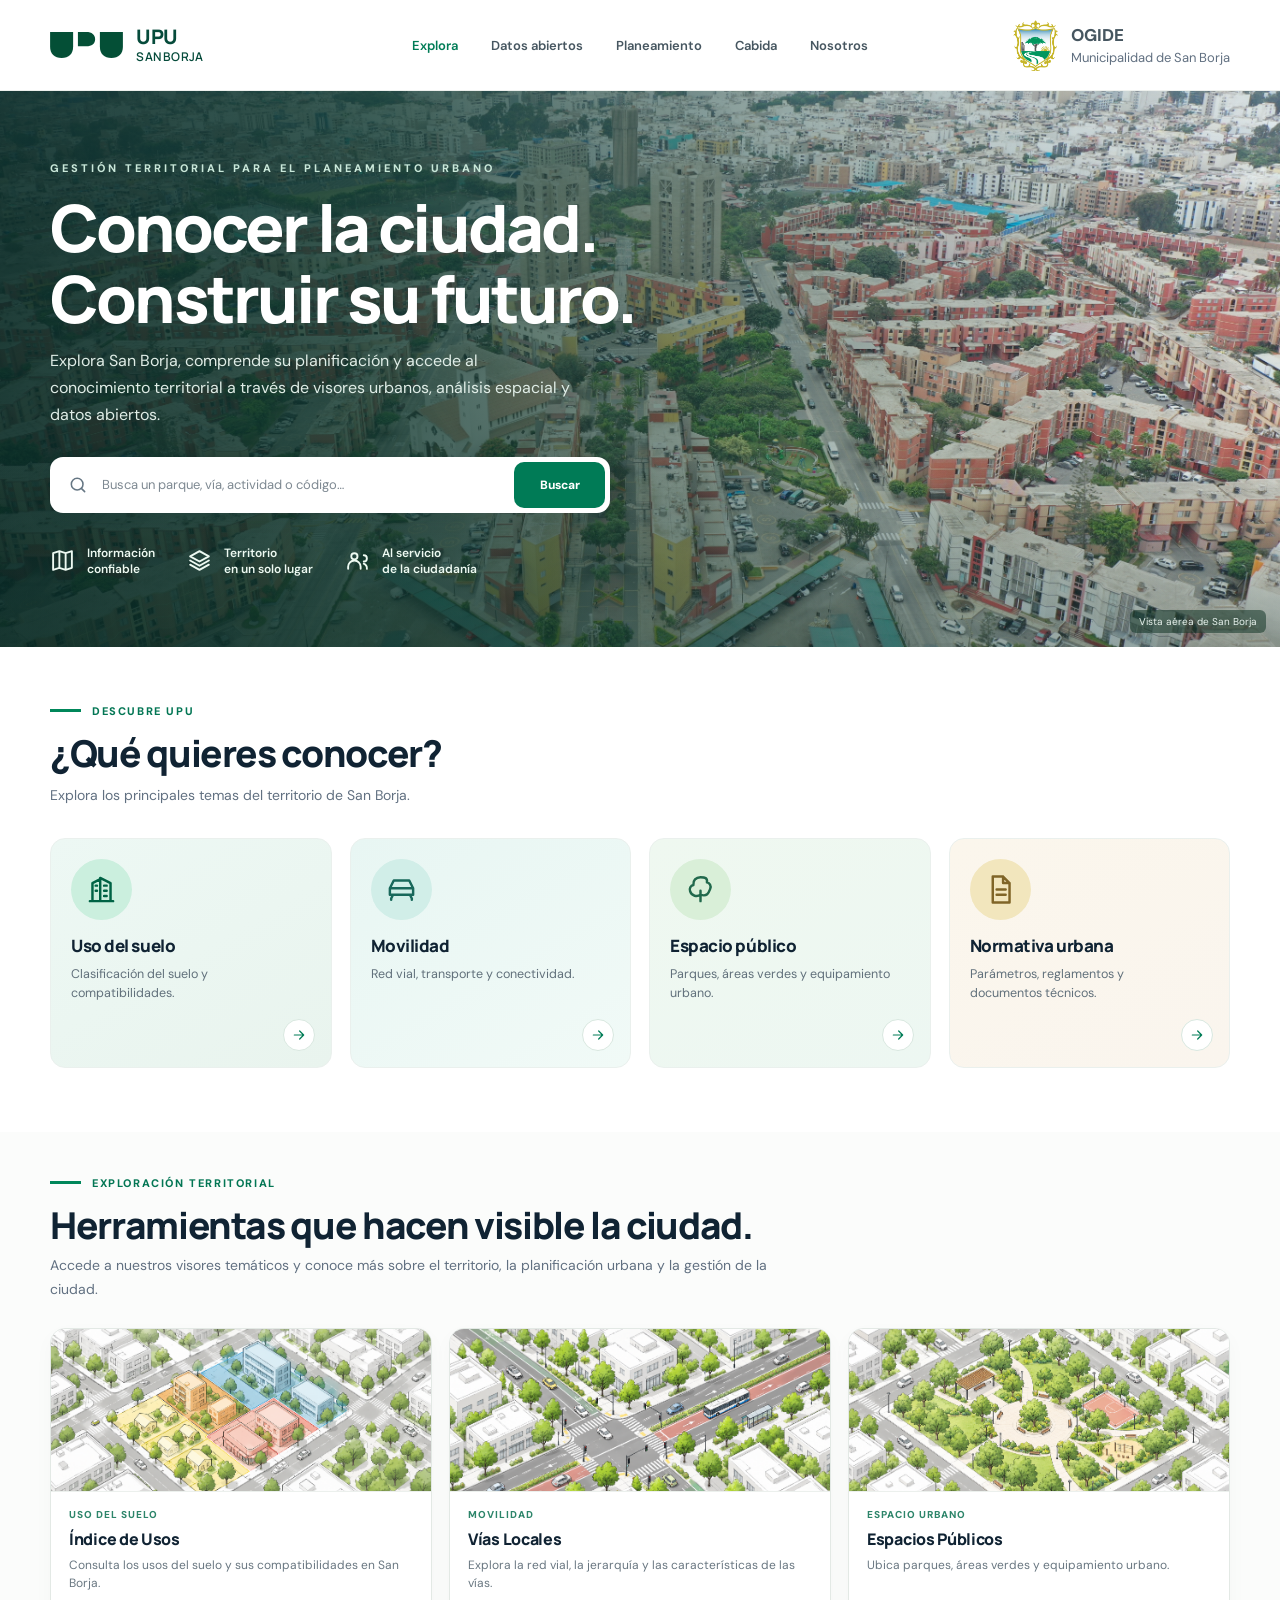
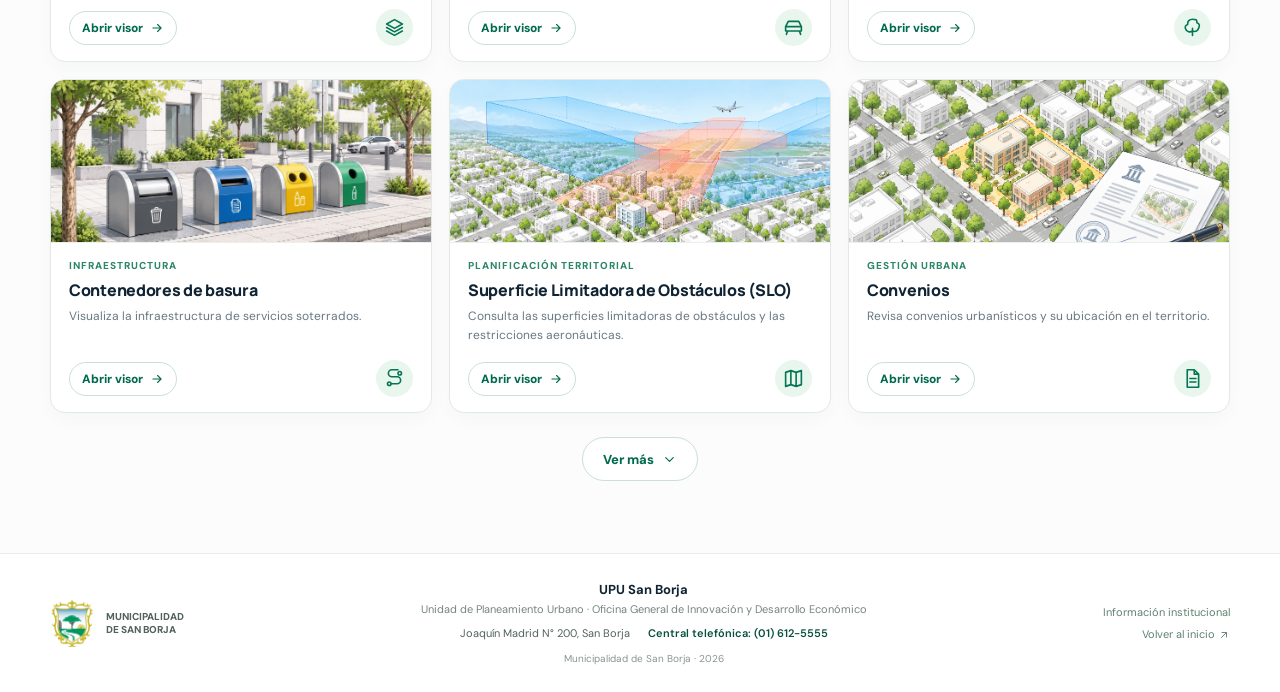
<file: index.html>
<!doctype html>
<html lang="es">

<head>
  <meta charset="utf-8">
  <meta name="viewport" content="width=device-width, initial-scale=1">
  <meta name="theme-color" content="#ffffff">
  <meta name="description"
    content="UPU San Borja. Explora el territorio a través de visores geográficos, datos y herramientas de planeamiento urbano.">
  <title>UPU San Borja | Planeamiento Urbano</title>
  <link rel="icon" type="image/svg+xml" href="assets/favicon.svg?v=2">
  <link rel="preconnect" href="https://fonts.googleapis.com">
  <link rel="preconnect" href="https://fonts.gstatic.com" crossorigin>
  <link
    href="https://fonts.googleapis.com/css2?family=DM+Sans:wght@400;500;600;700;800&family=Manrope:wght@400;500;600;700;800&display=swap"
    rel="stylesheet">
  <link rel="stylesheet" href="styles.css">
  <script defer src="app.js"></script>
</head>

<body>
  <!-- Iconos SVG propios, independientes de bibliotecas externas -->
  <svg class="svg-sprite" xmlns="http://www.w3.org/2000/svg" aria-hidden="true" focusable="false">
    <symbol id="i-search" viewBox="0 0 24 24">
      <circle cx="11" cy="11" r="7" />
      <path d="m20 20-4-4" />
    </symbol>
    <symbol id="i-arrow" viewBox="0 0 24 24">
      <path d="M5 12h14m-6-6 6 6-6 6" />
    </symbol>
    <symbol id="i-arrow-up" viewBox="0 0 24 24">
      <path d="M7 17 17 7M8 7h9v9" />
    </symbol>
    <symbol id="i-chevron" viewBox="0 0 24 24">
      <path d="m9 18 6-6-6-6" />
    </symbol>
    <symbol id="i-back" viewBox="0 0 24 24">
      <path d="M19 12H5m6-6-6 6 6 6" />
    </symbol>
    <symbol id="i-menu" viewBox="0 0 24 24">
      <path d="M4 7h16M4 12h16M4 17h16" />
    </symbol>
    <symbol id="i-close" viewBox="0 0 24 24">
      <path d="m6 6 12 12M18 6 6 18" />
    </symbol>
    <symbol id="i-cabida" viewBox="0 0 24 24">
      <path d="m12 3 8 4.5v9L12 21l-8-4.5v-9L12 3Z M4 7.5l8 4.5 8-4.5 M12 12v9 M8 5.25l8 4.5 M8 14v3 M16 14v3" />
    </symbol>
    <symbol id="i-building" viewBox="0 0 24 24">
      <path d="M3 21h18M5 21V7l6-3v17M11 21V3l8 4v14M7.5 9h1M7.5 13h1M14 9h2M14 13h2M14 17h2" />
    </symbol>
    <symbol id="i-car" viewBox="0 0 24 24">
      <path d="m5 17-1 2v1m15-3 1 2v1M5 16H3v-5l3-6h12l3 6v5h-2M5 16h14M3 11h18M6 16h2m8 0h2" />
    </symbol>
    <symbol id="i-tree" viewBox="0 0 24 24">
      <path
        d="M12 21v-8m0 3c-2.5 2-7 1-8-2.5-1-2.5.5-4.5 2.5-5-.5-3.5 2-6 5.5-6S17.5 3 17 6.5c2 .5 3.5 2.5 2.5 5S17.5 18 12 16Z" />
    </symbol>
    <symbol id="i-file" viewBox="0 0 24 24">
      <path d="M6 2h8l5 5v15H6zM14 2v5h5M9 12h7M9 16h7" />
    </symbol>
    <symbol id="i-layers" viewBox="0 0 24 24">
      <path d="m12 3 9 5-9 5-9-5 9-5Zm-9 9 9 5 9-5M3 16l9 5 9-5" />
    </symbol>
    <symbol id="i-map" viewBox="0 0 24 24">
      <path d="m3 5 6-2 6 2 6-2v16l-6 2-6-2-6 2V5ZM9 3v16M15 5v16" />
    </symbol>
    <symbol id="i-users" viewBox="0 0 24 24">
      <circle cx="9" cy="8" r="3" />
      <path d="M3 20v-2a6 6 0 0 1 12 0v2m3-13a3 3 0 0 1 0 6m0 2a5 5 0 0 1 3 5" />
    </symbol>
    <symbol id="i-route" viewBox="0 0 24 24">
      <circle cx="6" cy="18" r="2" />
      <circle cx="18" cy="6" r="2" />
      <path d="M8 18h7a4 4 0 0 0 0-8H9a4 4 0 0 1 0-8h7" />
    </symbol>
    <symbol id="i-shield" viewBox="0 0 24 24">
      <path d="M12 22s8-4 8-11V5l-8-3-8 3v6c0 7 8 11 8 11Zm-4-11 3 3 5-5" />
    </symbol>
    <symbol id="i-database" viewBox="0 0 24 24">
      <ellipse cx="12" cy="5" rx="9" ry="3" />
      <path d="M3 5v14c0 4 18 4 18 0V5M3 12c0 4 18 4 18 0" />
    </symbol>
    <symbol id="i-grid" viewBox="0 0 24 24">
      <rect x="3" y="3" width="7" height="7" rx="1" />
      <rect x="14" y="3" width="7" height="7" rx="1" />
      <rect x="3" y="14" width="7" height="7" rx="1" />
      <rect x="14" y="14" width="7" height="7" rx="1" />
    </symbol>
    <symbol id="i-info" viewBox="0 0 24 24">
      <circle cx="12" cy="12" r="9" />
      <path d="M12 11v6M12 7h.01" />
    </symbol>
    <symbol id="i-clock" viewBox="0 0 24 24">
      <circle cx="12" cy="12" r="9" />
      <path d="M12 7v5l3 2" />
    </symbol>
    <symbol id="i-check" viewBox="0 0 24 24">
      <path d="m4 12 5 5L20 6" />
    </symbol>
  </svg>

  <div class="intro" id="intro" aria-label="Presentación de UPU San Borja">
    <div class="intro__content">
      <div class="intro__halo"><img src="assets/upu-logo.svg" alt="UPU" width="287" height="106"></div>
      <div class="intro__progress"></div>
    </div>
  </div>

  <header class="site-header" id="siteHeader">
    <div class="container header-inner">
      <a class="brand" href="#inicio" data-home aria-label="UPU San Borja, ir al inicio">
        <span class="brand-mark" aria-hidden="true"><img src="assets/upu-logo.svg" alt="" width="287"
            height="106"></span>
        <span class="brand-copy"><strong>UPU</strong><small>SAN BORJA</small></span>
      </a>
      <nav class="desktop-nav" aria-label="Navegación principal">
        <a href="#inicio" data-explore>Explora</a>
        <a href="#datos-abiertos">Datos abiertos</a>
        <a href="#planeamiento">Planeamiento</a>
        <a href="#categoria/cabida" data-open-predial>Cabida</a>
        <a href="#nosotros">Nosotros</a>
      </nav>
      <div class="header-right">
        <a href="#nosotros" class="institutional-brand"
          aria-label="Oficina General de Innovación y Desarrollo Económico de la Municipalidad de San Borja">
          <img src="assets/escudo-san-borja.png" alt="Escudo de San Borja">
          <span><strong>OGIDE</strong><small>Municipalidad de San Borja</small></span>
        </a>
        <button class="hamburger" type="button" id="menuToggle" aria-expanded="false" aria-controls="mobileNav"
          aria-label="Abrir menú">
          <svg class="icon">
            <use href="#i-menu" />
          </svg>
        </button>
      </div>
    </div>
  </header>

  <div class="mobile-nav" id="mobileNav" hidden>
    <div class="container mobile-nav__inner">
      <a href="#inicio" data-explore>Explora <svg class="icon">
          <use href="#i-chevron" />
        </svg></a>
      <a href="#datos-abiertos">Datos abiertos <svg class="icon">
          <use href="#i-chevron" />
        </svg></a>
      <a href="#planeamiento">Planeamiento <svg class="icon">
          <use href="#i-chevron" />
        </svg></a>
      <a href="#categoria/cabida" data-open-predial>Cabida <svg class="icon">
          <use href="#i-chevron" />
        </svg></a>
      <a href="#nosotros">Nosotros <svg class="icon">
          <use href="#i-chevron" />
        </svg></a>
      <div class="mobile-nav__institution"><img src="assets/escudo-san-borja.png" alt=""><span>OGIDE<br>Municipalidad de
          San Borja</span></div>
    </div>
  </div>

  <main id="mainContent" tabindex="-1">
    <!-- app.js representa página principal, categorías y resultados de búsqueda -->
  </main>

  <footer class="site-footer">
    <div class="container footer-inner">
      <a href="#inicio" data-home class="footer-municipality"><img src="assets/escudo-san-borja.png"
          alt="Escudo de la Municipalidad de San Borja"><span>MUNICIPALIDAD<br>DE SAN BORJA</span></a>
      <div class="footer-copy"><strong>UPU San Borja</strong><span>Unidad de Planeamiento Urbano · Oficina General de
          Innovación y Desarrollo Económico</span>
        <address class="footer-contact" aria-label="Contacto de la Municipalidad de San Borja">
          <span>Joaquín Madrid N° 200, San Borja</span>
          <a href="tel:+5116125555">Central telefónica: (01) 612-5555</a>
        </address>
        <small>Municipalidad de San Borja · 2026</small>
      </div>
      <div class="footer-links"><a href="#nosotros">Información institucional</a><a href="#inicio" data-home>Volver al
          inicio <svg class="icon">
            <use href="#i-arrow-up" />
          </svg></a></div>
    </div>
  </footer>
</body>

</html>
</file>
<file: styles.css>
:root {
    --forest: #064e3b;
    --green: #007c56;
    --green-deep: #053f34;
    --green-soft: #eaf5ef;
    --text: #102333;
    --muted: #617081;
    --border: #e3e9e7;
    --paper: #fff;
    --subtle: #f7faf9;
    --shadow: 0 14px 34px rgba(16, 59, 49, .065);
    --radius: 17px;
    --page: 1180px
}

* {
    box-sizing: border-box
}

html {
    scroll-behavior: smooth;
    scroll-padding-top: 95px
}

body {
    margin: 0;
    color: var(--text);
    font-family: "DM Sans", Arial, Helvetica, sans-serif;
    -webkit-font-smoothing: antialiased;
    background: var(--paper)
}

body.menu-open {
    overflow: hidden
}

button,
input,
a {
    font: inherit
}

a {
    color: inherit;
    text-decoration: none
}

button {
    cursor: pointer
}

button:disabled {
    cursor: not-allowed
}

img {
    max-width: 100%;
    display: block
}

.container {
    width: min(var(--page), calc(100% - 64px));
    margin-inline: auto
}

.icon {
    width: 20px;
    height: 20px;
    stroke: currentColor;
    stroke-width: 1.85;
    fill: none;
    stroke-linecap: round;
    stroke-linejoin: round;
    flex-shrink: 0
}

.svg-sprite {
    position: absolute;
    width: 0;
    height: 0;
    overflow: hidden;
    pointer-events: none
}

a:focus-visible,
button:focus-visible,
input:focus-visible {
    outline: 3px solid #5ebfa5;
    outline-offset: 3px
}

.site-header {
    position: relative;
    z-index: 40;
    height: 91px;
    background: white;
    border-bottom: 1px solid #edf0ed
}

.header-inner {
    height: 100%;
    display: grid;
    grid-template-columns: 1fr auto 1fr;
    align-items: center;
    gap: 34px
}

.brand {
    display: inline-flex;
    align-items: center;
    gap: 13px;
    white-space: nowrap;
    min-width: 0;
    width: max-content
}

.brand-mark {
    width: max-content;
    height: 27px;
    flex-shrink: 0;
    display: grid;
    place-items: center;
    color: #fff;
    font-family: Manrope, sans-serif;
    font-weight: 800;
    font-size: 30px;
    line-height: 1
}

.brand-mark img {
    width: auto;
    height: 100%;
    object-fit: contain;
    filter: brightness(0) saturate(100%) invert(23%) sepia(32%) saturate(1289%) hue-rotate(112deg) brightness(91%) contrast(97%)
}

.brand-copy {
    display: flex;
    flex-direction: column;
    gap: 4px;
    line-height: 1
}

.brand-copy strong {
    font-family: Manrope, sans-serif;
    font-size: 20px;
    font-weight: 800;
    color: #064b3b;
    letter-spacing: -.7px
}

.brand-copy small {
    font-family: Manrope, sans-serif;
    font-size: 12px;
    font-weight: 600;
    letter-spacing: .2px;
    color: #064b3b
}

.planning-intro {
    display: flex;
    align-items: center;
    justify-content: space-between;
    gap: 20px;
    margin: 14px 0 30px;
}

.planning-intro h2 {
    margin: 10px 0;
    font: 800 clamp(24px, 3vw, 32px)/1.2 Manrope, sans-serif;
    color: #123f33;
    letter-spacing: -.7px;
}

.planning-intro p {
    margin: 0;
    color: #60726d;
    font-size: 14px;
    line-height: 1.6;
}

.planning-summary {
    padding: 10px 16px;
    border-radius: 30px;
    background: #eaf3ed;
    color: #30604d;
    font-size: 12px;
    white-space: nowrap;
}

.planning-grid {
    display: grid;
    grid-template-columns: repeat(3, minmax(0, 1fr));
    gap: 24px;
    align-items: start;
}

.planning-group {
    --planning-accent: #09654f;
    --planning-tint: #e9f4ef;
    min-width: 0;
}

.planning-group--1 {
    --planning-accent: #365d78;
    --planning-tint: #edf3f8;
}

.planning-group--2 {
    --planning-accent: #84632c;
    --planning-tint: #f8f2e6;
}

.planning-group__heading {
    display: flex;
    align-items: center;
    gap: 10px;
    width: 100%;
    padding: 16px 12px;
    margin-bottom: 14px;
    border: 0;
    border-top: 3px solid var(--planning-accent);
    background: var(--planning-tint);
    border-radius: 12px;
    color: inherit;
    font: inherit;
    text-align: left;
}

.planning-group__heading:disabled {
    opacity: 1;
}

.planning-group__icon {
    display: grid;
    place-items: center;
    flex: 0 0 32px;
    color: var(--planning-accent);
}

.planning-group__icon .icon {
    width: 25px;
    height: 25px;
}

.planning-group__heading-copy {
    display: block;
    min-width: 0;
}

.planning-group__title {
    display: block;
    margin: 0 0 4px;
    font: 800 18px/1.2 Manrope, sans-serif;
    color: #193e35;
}

.planning-group__scope {
    display: block;
    font-size: 11px;
    line-height: 1.4;
    color: #60726d;
}

.planning-count {
    margin-left: auto;
    font-size: 12px;
    font-weight: 700;
    color: var(--planning-accent);
}

.planning-documents {
    display: grid;
    gap: 10px;
}

.planning-documents[hidden] {
    display: none;
}

.planning-document {
    min-height: 158px;
    padding: 16px 18px;
    background: #fff;
    border: 1px solid #dce7df;
    border-radius: 12px;
}

.planning-document__type {
    display: block;
    color: var(--planning-accent);
    font-size: 10px;
    font-weight: 700;
    letter-spacing: .03em;
    line-height: 1.6;
}

.planning-document h4 {
    margin: 7px 0 6px;
    font: 800 15px/1.35 Manrope, sans-serif;
    color: #193e35;
}

.planning-document__open {
    display: flex;
    align-items: center;
    justify-content: space-between;
    gap: 12px;
    min-height: 42px;
    color: inherit;
}

.planning-document__open>.icon {
    flex: 0 0 28px;
    width: 28px;
    height: 28px;
    padding: 6px;
    border-radius: 50%;
    background: var(--planning-tint);
    color: var(--planning-accent);
}

.planning-document__open:hover {
    color: var(--planning-accent);
    text-decoration: underline;
    text-underline-offset: 3px;
}

.planning-document p {
    margin: 8px 0 0;
    font-size: 13px;
    line-height: 1.65;
    color: #60726d;
}

.planning-document__source {
    display: block;
    font-size: 11px;
    line-height: 1.5;
    color: #677a70;
}

.planning-document__details {
    margin-top: 8px;
}

.planning-document__details summary {
    width: fit-content;
    padding: 4px 0;
    color: var(--planning-accent);
    font-size: 11px;
    font-weight: 600;
    cursor: pointer;
}

.planning-document__details summary:focus-visible {
    outline: 2px solid var(--planning-accent);
    outline-offset: 3px;
    border-radius: 3px;
}

.planning-document__links {
    display: grid;
    gap: 6px;
    padding-top: 4px;
    margin-top: 2px;
}

.planning-document__links a {
    display: inline-flex;
    align-items: center;
    justify-content: space-between;
    gap: 8px;
    color: var(--planning-accent);
    font-size: 12px;
    font-weight: 700;
    min-height: 32px;
}

.planning-document__links .icon {
    width: 15px;
    height: 15px;
    flex-shrink: 0;
}

.planning-document__links a:hover {
    text-decoration: underline;
    text-underline-offset: 4px;
}

.planning-document__extra {
    font-weight: 500 !important;
}

.planning-sr {
    position: absolute;
    width: 1px;
    height: 1px;
    padding: 0;
    margin: -1px;
    overflow: hidden;
    clip-path: inset(50%);
    white-space: nowrap;
}

@media(max-width:1050px) {
    .planning-grid {
        gap: 14px;
    }

    .planning-document {
        padding: 17px;
    }
}

@media(min-width:851px) {
    .planning-documents {
        grid-auto-rows: minmax(190px, auto);
    }
}

@media(max-width:850px) {
    .planning-grid {
        grid-template-columns: 1fr;
        gap: 26px;
    }

    .planning-documents {
        grid-template-columns: repeat(2, minmax(0, 1fr));
        align-items: start;
    }

    .planning-intro {
        align-items: flex-start;
    }
}

@media(max-width:600px) {
    .planning-intro {
        flex-direction: column;
        gap: 14px;
    }

    .planning-group__heading {
        cursor: pointer;
        margin-bottom: 10px;
        padding: 14px 12px;
    }

    .planning-group__heading:focus-visible {
        outline: 2px solid var(--planning-accent);
        outline-offset: 3px;
    }

    .planning-group__heading:disabled {
        cursor: default;
    }

    .planning-group__title {
        font-size: 16px;
    }

    .planning-group__chevron {
        display: grid;
        place-items: center;
        width: 26px;
        height: 26px;
        margin-left: 8px;
        border-radius: 50%;
        background: #fff9;
        color: var(--planning-accent);
        transition: transform .2s;
    }

    .planning-group__chevron .icon {
        width: 16px;
        height: 16px;
        transform: rotate(90deg);
    }

    .planning-group__heading[aria-expanded="true"] .planning-group__chevron {
        transform: rotate(180deg);
    }

    .planning-documents {
        grid-template-columns: 1fr;
    }

    .planning-document {
        padding: 14px 18px;
        min-height: 0;
    }

    .planning-document__links a,
    .planning-document__details summary {
        min-height: 44px;
        display: flex;
        align-items: center;
    }

    .planning-document__details summary::before {
        content: '+';
        margin-right: 8px;
    }

    .planning-document__details[open] summary::before {
        content: '−';
    }
}

@media(min-width:601px) {
    .planning-group__chevron {
        display: none;
    }
}

.about-intro,
.about-mission p {
    margin: 0;
    color: #60726d;
    font-size: 14px;
    line-height: 1.85;
}

.about-mission {
    margin-top: 30px;
    padding: clamp(20px, 3vw, 28px);
    border: 1px solid #e2eae5;
    border-radius: 18px;
    background: #f5f8f6;
}

.about-mission h3 {
    margin: 0 0 10px;
    color: #193e35;
    font: 800 17px/1.4 Manrope, sans-serif;
}

.desktop-nav {
    display: flex;
    align-items: center;
    gap: 33px
}

.desktop-nav a {
    font-size: 13px;
    color: #465660;
    font-weight: 600;
    transition: color .2s;
    white-space: nowrap
}

.desktop-nav a:hover,
.desktop-nav a.is-active {
    color: var(--green)
}

.header-right {
    justify-self: end;
    display: flex;
    align-items: center;
    gap: 13px
}

.institutional-brand {
    display: flex;
    align-items: center;
    gap: 12px
}

.institutional-brand img {
    width: 47px;
    height: 64px;
    object-fit: contain;
    flex-shrink: 0
}

.institutional-brand span {
    display: flex;
    flex-direction: column;
    gap: 4px
}

.institutional-brand strong {
    font-size: 17px;
    font-weight: 800;
    color: #465660
}

.institutional-brand small {
    font-size: 13px;
    line-height: 1.3;
    color: #617081;
    max-width: 170px
}

.hamburger {
    display: none;
    align-items: center;
    justify-content: center;
    width: 42px;
    height: 42px;
    border: 1px solid var(--border);
    border-radius: 11px;
    color: #0c4f3d;
    background: white
}

.hamburger .icon {
    width: 23px;
    height: 23px
}

.mobile-nav {
    position: absolute;
    top: 91px;
    left: 0;
    right: 0;
    z-index: 35;
    background: white;
    box-shadow: 0 20px 32px #042e2230;
    border-bottom: 1px solid var(--border)
}

.mobile-nav[hidden] {
    display: none
}

.mobile-nav__inner {
    padding: 14px 0 20px
}

.mobile-nav__inner>a {
    display: flex;
    justify-content: space-between;
    align-items: center;
    padding: 15px 3px;
    border-bottom: 1px solid var(--border);
    font-weight: 700;
    font-size: 15px
}

.mobile-nav__inner>a .icon {
    width: 17px
}

.mobile-nav__institution {
    display: flex;
    align-items: center;
    gap: 12px;
    margin-top: 16px;
    font-size: 14px;
    line-height: 1.4;
    color: var(--muted)
}

.mobile-nav__institution img {
    width: 40px;
    height: 54px;
    object-fit: contain
}

/* Entrada institucional que se ejecuta en cada carga de página */
.intro {
    position: fixed;
    z-index: 150;
    inset: 0;
    background: #07503e;
    display: grid;
    place-items: center;
    transition: opacity .7s ease, visibility .7s ease
}

.intro.is-hidden {
    opacity: 0;
    visibility: hidden;
    pointer-events: none
}

.intro__content {
    text-align: center;
    display: flex;
    flex-direction: column;
    align-items: center
}

.intro__halo {
    height: 106px;
    width: min(287px, 76vw);
    display: grid;
    place-items: center;
    animation: intro-appear .7s both
}

.intro__halo img {
    height: auto;
    width: 100%;
    object-fit: contain
}

.intro__progress {
    background: #ffffff30;
    width: 150px;
    height: 3px;
    margin-top: 30px;
    border-radius: 10px;
    overflow: hidden
}

.intro__progress:after {
    content: "";
    display: block;
    height: 100%;
    width: 100%;
    background: #b8e8cc;
    transform-origin: left;
    animation: progress 1.55s linear forwards
}

.intro~* {
    isolation: auto
}

@keyframes intro-appear {
    from {
        opacity: 0;
        transform: scale(.78)
    }

    to {
        opacity: 1;
        transform: scale(1)
    }
}

@keyframes progress {
    from {
        transform: scaleX(0)
    }

    to {
        transform: scaleX(1)
    }
}

/* HERO */
.hero {
    min-height: 532px;
    position: relative;
    isolation: isolate;
    overflow: hidden;
    background: #193b36 url("assets/san-borja-aerea.jpg") center 58%/cover no-repeat
}

.hero:before {
    content: "";
    position: absolute;
    inset: 0;
    background: linear-gradient(90deg, rgba(4, 39, 34, .88) 0%, rgba(7, 48, 40, .78) 29%, rgba(5, 46, 40, .28) 70%, rgba(7, 40, 35, .07) 100%);
    z-index: -1
}

.hero:after {
    content: "";
    position: absolute;
    inset: 0;
    background: linear-gradient(0deg, rgba(7, 40, 33, .28), transparent 35%);
    z-index: -1
}

.hero__inner {
    min-height: 532px;
    display: flex;
    align-items: center;
    position: relative;
    padding-block: 70px
}

.hero__content {
    max-width: 700px;
    color: white
}

.eyebrow {
    display: flex;
    align-items: center;
    gap: 11px;
    color: #037654;
    font-size: 11px;
    font-weight: 800;
    letter-spacing: 1.6px;
    text-transform: uppercase
}

.eyebrow:before {
    content: "";
    width: 31px;
    height: 3px;
    background: #00875a;
    flex-shrink: 0
}

.hero__eyebrow {
    color: #cae8da;
    letter-spacing: 3px;
    font-weight: 800;
    font-size: 11px
}

.hero__eyebrow:before {
    display: none
}

.hero h1 {
    font-family: Manrope, sans-serif;
    font-size: clamp(43px, 5.1vw, 66px);
    max-width: 690px;
    line-height: 1.08;
    letter-spacing: -2.8px;
    margin: 17px 0 14px;
    font-weight: 800
}

.hero__description {
    max-width: 530px;
    font-size: 16px;
    line-height: 1.7;
    color: #e0ede7;
    margin: 0 0 28px
}

.hero-search {
    height: 56px;
    display: flex;
    align-items: center;
    gap: 12px;
    max-width: 560px;
    padding: 5px 5px 5px 18px;
    background: white;
    border-radius: 13px;
    box-shadow: 0 5px 23px #03221e2a
}

.hero-search>.icon {
    color: #657683;
    width: 20px;
    height: 20px
}

.hero-search input {
    flex: 1;
    min-width: 0;
    border: 0;
    outline: 0;
    box-shadow: none;
    background: transparent;
    color: #122c33;
    font-size: 13px
}

.hero-search input::placeholder {
    color: #7e8992;
    opacity: 1
}

.hero-search button {
    display: flex;
    align-items: center;
    justify-content: center;
    gap: 7px;
    border: 0;
    border-radius: 10px;
    background: #007b56;
    color: #fff;
    height: 46px;
    min-width: 91px;
    padding: 0 18px;
    font-weight: 800;
    font-size: 12px;
    transition: background .2s
}

.hero-search button:hover,
.button-primary:hover {
    background: #005d43
}

.hero-search button .icon {
    display: none
}

.trust-row {
    display: flex;
    align-items: center;
    gap: 32px;
    margin-top: 32px
}

.trust-item {
    display: flex;
    align-items: center;
    gap: 12px;
    color: #eefaf2;
    font-size: 12px;
    line-height: 1.35;
    font-weight: 600
}

.trust-item .icon {
    width: 25px;
    height: 25px;
    stroke-width: 1.8
}

.hero__caption {
    position: absolute;
    right: 14px;
    bottom: 14px;
    font-size: 10px;
    color: #e9f3ee;
    background: #18392c90;
    border-radius: 6px;
    padding: 5px 9px
}

/* Homepage categories */
.section {
    padding-block: 62px
}

.section--categories {
    padding-top: 57px;
    padding-bottom: 64px
}

.section-heading {
    margin: 12px 0 8px;
    font-family: Manrope, sans-serif;
    letter-spacing: -1.35px;
    font-weight: 800;
    font-size: clamp(28px, 3vw, 37px);
    line-height: 1.25
}

.section-lead {
    color: var(--muted);
    line-height: 1.7;
    font-size: 14px;
    margin: 0;
    max-width: 740px
}

.category-grid {
    display: grid;
    grid-template-columns: repeat(4, minmax(0, 1fr));
    gap: 18px;
    margin-top: 30px
}

.topic-card {
    border: 1px solid #eaf0ed;
    text-align: left;
    border-radius: 15px;
    min-height: 230px;
    padding: 24px;
    display: flex;
    flex-direction: column;
    position: relative;
    overflow: hidden;
    transition: transform .25s, box-shadow .25s, border-color .25s;
    cursor: pointer
}

.topic-card:hover {
    transform: translateY(-4px);
    box-shadow: var(--shadow);
    border-color: #bee0d0
}

.topic-card--0 {
    background: linear-gradient(150deg, #edf8f4, #e9f4ee)
}

.topic-card--1 {
    background: linear-gradient(150deg, #e8f6f3, #f1faf7)
}

.topic-card--2 {
    background: linear-gradient(150deg, #eff8f0, #edf7f2)
}

.topic-card--3 {
    background: linear-gradient(150deg, #fbf6ec, #faf5ee)
}

.topic-card--4 {
    background: linear-gradient(145deg, #f1edfb, #f8f5ff);
}

.topic-card--4 .topic-card__icon {
    background: #e3d9f7;
    color: #684498;
}

@media(min-width:1200px) {
    .category-grid {
        grid-template-columns: repeat(4, minmax(0, 1fr));
    }

    .topic-card {
        padding: 20px;
    }
}

@media(min-width:851px) and (max-width:1199px) {
    .category-grid {
        grid-template-columns: repeat(4, minmax(0, 1fr));
    }
}

.predial-launch {
    display: flex;
    align-items: center;
    gap: 24px;
    margin-top: 30px;
    padding: 28px;
    border: 1px solid #dfd5ef;
    border-radius: 18px;
    background: #f8f6fc;
}

.predial-launch__icon {
    display: grid;
    place-items: center;
    flex: 0 0 68px;
    height: 68px;
    border-radius: 18px;
    background: #e9e1f5;
    color: #684498;
}

.predial-launch__icon .icon {
    width: 38px;
    height: 38px;
}

.predial-launch h2 {
    margin: 10px 0;
    font: 800 23px/1.3 Manrope, sans-serif;
    color: #283e35;
}

.predial-launch p {
    max-width: 650px;
    margin: 0 0 12px;
    font-size: 14px;
    line-height: 1.7;
    color: #60726d;
}

.predial-launch small {
    display: block;
    font-size: 11px;
    line-height: 1.6;
    color: #60726d;
}

.predial-open {
    display: inline-flex;
    align-items: center;
    justify-content: center;
    gap: 12px;
    flex-shrink: 0;
    min-height: 48px;
    padding: 12px 20px;
    border: 0;
    border-radius: 10px;
    background: #684498;
    color: white;
    font-weight: 700;
    cursor: pointer;
}

.predial-open:hover {
    background: #513177;
}

.predial-open .icon {
    width: 18px;
    height: 18px;
}

.predial-is-open {
    overflow: hidden;
}

.predial-dialog {
    width: calc(100vw - 32px);
    max-width: 1800px;
    height: calc(100dvh - 32px);
    max-height: calc(100dvh - 32px);
    margin: auto;
    padding: 0;
    border: 1px solid #dfe6e1;
    border-radius: 16px;
    background: #fff;
    box-shadow: 0 24px 90px #001c2855;
    overflow: hidden;
}

.predial-dialog[open] {
    display: flex;
    flex-direction: column;
}

.predial-inline-host {
    margin: 20px 0 0;
    scroll-margin-top: 24px;
}

.internal-content.predial-page {
    min-height: 0;
    padding-bottom: 12px;
}

.predial-dialog--inline {
    position: relative;
    inset: auto;
    width: 100%;
    max-width: none;
    height: min(92vh, 1100px);
    max-height: none;
    margin: 0;
    box-shadow: 0 16px 42px #173d3020;
}

.predial-dialog::backdrop {
    background: #09251dd9;
}

.predial-dialog__header {
    display: flex;
    align-items: center;
    gap: 16px;
    flex-shrink: 0;
    padding: 10px 16px;
    border-bottom: 1px solid #e4e9e6;
}

.predial-dialog__header>div {
    flex: 1;
}

.predial-dialog__header strong {
    display: block;
    color: #16654b;
    font-size: 15px;
    letter-spacing: .04em;
}

.predial-dialog__header span {
    font-size: 11px;
    color: #60726d;
}

.predial-dialog__header a {
    display: inline-flex;
    gap: 7px;
    align-items: center;
    color: #52665c;
    font-size: 12px;
}

.predial-dialog__header button {
    display: grid;
    place-items: center;
    width: 44px;
    height: 44px;
    border: 0;
    border-radius: 10px;
    background: #eef2ef;
    color: #284b3d;
    cursor: pointer;
}

.predial-dialog__header .icon {
    width: 18px;
    height: 18px;
}

.predial-dialog__body {
    position: relative;
    flex: 1;
    min-height: 0;
    display: flex;
    flex-direction: column;
}

.predial-dialog iframe {
    width: 100%;
    flex: 1;
    min-height: 0;
    border: 0;
    background: #f5f5f7;
}

.predial-loading {
    flex-shrink: 0;
    margin: 0;
    padding: 8px 16px;
    background: #edf4ed;
    color: #16654b;
    font-size: 12px;
}

@media(max-width:850px) {
    .predial-launch {
        flex-wrap: wrap;
    }

    .predial-launch>div {
        flex: 1;
        min-width: 220px;
    }

    .predial-open {
        width: 100%;
    }
}

@media(max-width:600px) {
    .predial-launch {
        padding: 20px;
        gap: 16px;
    }

    .predial-dialog {
        width: 100vw;
        max-width: 100vw;
        height: 100dvh;
        max-height: 100dvh;
        border: 0;
        border-radius: 0;
    }

    .predial-dialog.predial-dialog--inline {
        width: 100%;
        max-width: 100%;
        height: min(92dvh, 1100px);
        max-height: none;
        border: 1px solid #dfe6e1;
        border-radius: 16px;
    }

    .predial-dialog__header {
        gap: 8px;
        padding: 8px 10px;
    }

    .predial-dialog__header span {
        font-size: 9px;
    }

    .predial-dialog__header a {
        font-size: 11px;
    }
}

.topic-card__icon {
    width: 61px;
    height: 61px;
    display: grid;
    place-items: center;
    border-radius: 50%;
    background: #cbefde;
    color: #006345;
    margin-bottom: 15px
}

.topic-card--1 .topic-card__icon {
    background: #d1eee8;
    color: #18685b
}

.topic-card--2 .topic-card__icon {
    background: #d9efd8;
    color: #21694c
}

.topic-card--3 .topic-card__icon {
    background: #f2e6bd;
    color: #806527
}

.topic-card__icon .icon {
    width: 31px;
    height: 31px;
    stroke-width: 1.9
}

.topic-card__body {
    display: flex;
    flex-direction: column;
    padding-right: 5px
}

.topic-card__title {
    font-family: Manrope, sans-serif;
    font-size: 17px;
    font-weight: 800;
    letter-spacing: -.45px;
    line-height: 1.35
}

.topic-card__description {
    font-size: 12.5px;
    color: #61707b;
    line-height: 1.55;
    margin-top: 7px;
    max-width: 220px
}

.topic-card__arrow {
    position: absolute;
    right: 16px;
    bottom: 16px;
    width: 32px;
    height: 32px;
    display: grid;
    place-items: center;
    color: var(--green);
    background: white;
    border: 1px solid #d9e8e0;
    border-radius: 50%;
    transition: transform .2s
}

.topic-card__arrow .icon {
    width: 16px;
    height: 16px
}

.topic-card:hover .topic-card__arrow {
    transform: translateX(3px)
}

/* Viewer cards: deliberate neutral image placeholders */
.section--viewers {
    padding-top: 44px;
    padding-bottom: 72px;
    background: #fbfcfb
}

.section-head-inline {
    display: flex;
    align-items: flex-end;
    justify-content: space-between;
    gap: 28px
}

.section-head-inline .section-heading {
    margin-bottom: 6px
}

.outline-button {
    border: 1px solid #d1e2d8;
    background: white;
    color: #005b40;
    padding: 11px 17px;
    display: inline-flex;
    align-items: center;
    justify-content: center;
    gap: 8px;
    border-radius: 24px;
    font-size: 12px;
    font-weight: 800;
    white-space: nowrap;
    transition: background .2s
}

.outline-button:hover {
    background: #ebf6f0
}

.outline-button .icon {
    width: 15px;
    height: 15px
}

.viewer-grid {
    display: grid;
    grid-template-columns: repeat(3, minmax(0, 1fr));
    gap: 17px;
    margin-top: 26px
}

.viewer-grid[hidden] {
    display: none;
}

.viewer-grid--upcoming {
    margin-top: 16px;
}

.viewer-show-more {
    display: flex;
    align-items: center;
    justify-content: center;
    gap: 8px;
    width: max-content;
    min-height: 44px;
    margin: 24px auto 0;
    padding: 10px 20px;
    border: 1px solid #c7e2d2;
    border-radius: 24px;
    background: #fff;
    color: #006a4c;
    font: inherit;
    font-size: 13px;
    font-weight: 800;
    cursor: pointer;
    transition: background .2s, border-color .2s;
}

.viewer-show-more:hover {
    background: #ecf8f0;
    border-color: #8ebba6;
}

.viewer-show-more .icon {
    width: 15px;
    height: 15px;
    transform: rotate(90deg);
    transition: transform .2s;
}

.viewer-show-more[aria-expanded="true"] .icon {
    transform: rotate(-90deg);
}

.viewer-card {
    border: 1px solid #e3e9e5;
    background: white;
    border-radius: 15px;
    overflow: hidden;
    box-shadow: 0 7px 20px #1c433c07;
    display: flex;
    flex-direction: column;
    min-width: 0;
    transition: transform .25s, box-shadow .25s
}

.viewer-card:hover {
    transform: translateY(-4px);
    box-shadow: 0 17px 36px #1c433c12
}

.viewer-card__visual {
    height: 163px;
    flex-shrink: 0;
    overflow: hidden;
    background: #f5f8f6;
    border-bottom: 1px solid #ecf0ed;
    display: grid;
    place-items: center;
    position: relative
}

.viewer-card__visual img {
    width: 100%;
    height: 100%;
    object-fit: cover;
    display: block
}

.viewer-card__visual .icon {
    width: 30px;
    height: 30px;
    color: #b6ccc0;
    stroke-width: 1.3
}

.viewer-card__placeholder {
    display: flex;
    flex-direction: column;
    place-items: center;
    align-items: center;
    justify-content: center;
    gap: 7px;
    width: 100%;
    height: 100%;
    color: #087653;
    text-align: center;
}

.viewer-card__placeholder strong {
    font-size: 12px;
    line-height: 1.2;
    letter-spacing: .04em;
    text-transform: uppercase;
}

.viewer-card__placeholder .icon {
    width: 31px;
    height: 31px;
    color: currentColor;
    stroke-width: 1.7;
}

.viewer-card--upcoming .viewer-card__visual {
    background: linear-gradient(135deg, #f2f7f4, #eaf3ed);
}

.viewer-card--upcoming .viewer-card__link.is-disabled {
    color: #587466;
    border-color: #dce9e0;
    background: #f1f6f2;
}

.viewer-card--upcoming .viewer-card__visual {
    border-bottom: 1px solid #dfeae2;
}

.viewer-card__info {
    display: flex;
    flex: 1;
    flex-direction: column;
    padding: 16px 18px 15px
}

.viewer-card__label {
    font-size: 10px;
    font-weight: 800;
    color: #2d856a;
    letter-spacing: 1px;
    text-transform: uppercase;
    margin-bottom: 7px
}

.viewer-card__title {
    font-family: Manrope, sans-serif;
    font-weight: 800;
    letter-spacing: -.3px;
    font-size: 16px;
    margin: 0 0 6px
}

.viewer-card__desc {
    font-size: 12px;
    line-height: 1.55;
    color: #697781;
    margin: 0 0 16px
}

.viewer-card__bottom {
    display: flex;
    justify-content: space-between;
    align-items: center;
    gap: 12px;
    margin-top: auto
}

.viewer-card__link {
    font-size: 12px;
    font-weight: 800;
    color: #006a4c;
    display: inline-flex;
    align-items: center;
    gap: 7px;
    border: 1px solid #c7e2d2;
    border-radius: 20px;
    padding: 8px 12px;
    transition: background .2s
}

.viewer-card__link:hover {
    background: #ecf8f0
}

.viewer-card__link .icon {
    width: 14px;
    height: 14px
}

.viewer-card__symbol {
    height: 37px;
    width: 37px;
    border-radius: 50%;
    display: grid;
    place-items: center;
    background: #e8f6ed;
    color: #047653
}

.viewer-card__symbol .icon {
    width: 21px;
    height: 21px
}

.viewer-card__link.is-disabled {
    border-color: #e8ece9;
    color: #939f98;
    background: #f7f8f7;
    pointer-events: none
}

.notice {
    background: #eff7f2;
    border: 1px solid #e1ecdf;
    border-radius: 12px;
    padding: 14px 17px;
    color: #396b56;
    font-size: 12px;
    line-height: 1.7;
    margin-top: 23px
}

/* Internal category screens */
.internal-hero {
    position: relative;
    color: white;
    background: #0b463a url("assets/san-borja-aerea.jpg") center 57%/cover no-repeat;
    isolation: isolate;
    min-height: 290px;
    display: flex;
    align-items: center
}

.internal-hero:before {
    content: "";
    position: absolute;
    z-index: -1;
    inset: 0;
    background: linear-gradient(90deg, #073e34f7 0%, #104d41d8 58%, #073e3475 100%)
}

.internal-hero__inside {
    padding-block: 43px 46px
}

.breadcrumb {
    display: flex;
    align-items: center;
    gap: 7px;
    color: #deeee4;
    font-size: 12px;
    margin-bottom: 30px
}

.breadcrumb a:hover {
    text-decoration: underline
}

.breadcrumb .icon {
    width: 13px;
    height: 13px
}

.internal-hero__titleline {
    display: flex;
    align-items: center;
    gap: 18px
}

.internal-hero__icon {
    width: 76px;
    height: 76px;
    border-radius: 50%;
    background: #dcf3e7;
    color: #006142;
    display: grid;
    place-items: center;
    flex-shrink: 0
}

.internal-hero__icon .icon {
    width: 38px;
    height: 38px
}

.internal-hero__titleline h1 {
    font-family: Manrope, sans-serif;
    letter-spacing: -1.4px;
    font-size: clamp(33px, 4vw, 48px);
    margin: 0 0 6px;
    line-height: 1.2
}

.internal-hero__titleline p {
    margin: 0;
    max-width: 615px;
    line-height: 1.55;
    color: #d5e8e0;
    font-size: 14px
}

.internal-content {
    min-height: 450px;
    padding-block: 43px 76px
}

.back-link {
    display: inline-flex;
    align-items: center;
    gap: 7px;
    color: #00704d;
    font-size: 13px;
    font-weight: 800;
    padding-bottom: 17px
}

.back-link .icon {
    width: 16px;
    height: 16px
}

.block-title {
    font-family: Manrope, sans-serif;
    letter-spacing: -.6px;
    font-size: 22px;
    margin: 0 0 21px;
    font-weight: 800;
    display: flex;
    align-items: center;
    gap: 10px
}

.block-title:before {
    content: "";
    width: 4px;
    height: 19px;
    background: #13835b;
    border-radius: 3px
}

.info-grid {
    display: grid;
    grid-template-columns: repeat(3, minmax(0, 1fr));
    gap: 16px
}

.info-tile {
    min-height: 134px;
    background: #f5f8f6;
    border: 1px solid #eff2ef;
    border-radius: 14px;
    text-align: center;
    padding: 22px 12px;
    display: flex;
    align-items: center;
    flex-direction: column;
    gap: 12px
}

.info-tile .icon {
    width: 29px;
    height: 29px;
    color: #066449
}

.info-tile strong {
    font-size: 13px;
    line-height: 1.35;
    font-weight: 750
}

.related-title {
    margin-top: 43px
}

.related-list {
    display: flex;
    flex-direction: column;
    gap: 12px
}

.related-card {
    display: flex;
    align-items: center;
    gap: 16px;
    border: 1px solid #e5ebe7;
    border-radius: 14px;
    padding: 10px 14px;
    background: white;
    min-height: 107px;
    transition: border-color .2s, transform .2s
}

.related-card:hover {
    border-color: #aedbc7;
    transform: translateX(2px)
}

.related-card__thumb {
    height: 83px;
    width: 112px;
    flex: 0 0 112px;
    border-radius: 10px;
    background: #f5f8f6;
    display: grid;
    place-items: center;
    color: #aac6b9
}

.related-card__thumb .icon {
    width: 29px;
    height: 29px
}

.related-card__content {
    flex: 1;
    min-width: 0
}

.related-card__content strong {
    font-family: Manrope, sans-serif;
    font-size: 15px;
    display: block;
    margin-bottom: 5px
}

.related-card__content p {
    font-size: 12px;
    color: var(--muted);
    margin: 0;
    line-height: 1.5
}

.related-card__cta {
    display: inline-flex;
    align-items: center;
    gap: 7px;
    background: #007a55;
    color: #fff;
    padding: 9px 13px;
    border-radius: 20px;
    font-size: 11px;
    font-weight: 800;
    white-space: nowrap
}

.related-card__cta .icon {
    width: 14px;
    height: 14px
}

.related-card__cta.disabled {
    background: #eaf0eb;
    color: #77887d
}

.empty-state {
    padding: 40px 23px;
    border: 1px dashed #cbdcd0;
    background: #f8fbf8;
    border-radius: 15px;
    text-align: center;
    color: #5d7068
}

.empty-state .icon {
    width: 37px;
    height: 37px;
    color: #5d9a80;
    margin-bottom: 9px
}

.empty-state strong {
    display: block;
    font-size: 17px;
    margin-bottom: 7px
}

.empty-state p {
    margin: 0;
    font-size: 13px;
    line-height: 1.6
}

.info-message {
    display: flex;
    gap: 12px;
    background: #eff7f1;
    border-radius: 11px;
    padding: 17px;
    margin-top: 23px;
    color: #3f7158;
    line-height: 1.6;
    font-size: 13px
}

.info-message .icon {
    margin-top: 1px;
    flex-shrink: 0
}

.search-content {
    min-height: 450px;
    padding-block: 48px 76px
}

.search-content .section-heading {
    margin: 9px 0
}

.search-content__controls {
    display: flex;
    align-items: center;
    gap: 10px;
    max-width: 700px;
    margin: 23px 0 33px
}

.search-content__controls input {
    border: 1px solid #d9e5dd;
    border-radius: 10px;
    padding: 12px 15px;
    flex: 1;
    min-width: 0;
    outline: 0
}

.button-primary {
    background: #007a55;
    border: none;
    color: white;
    border-radius: 10px;
    padding: 13px 17px;
    font-size: 13px;
    font-weight: 800
}

.results-title {
    font-size: 15px;
    font-weight: 800;
    margin: 0 0 13px
}

.territorial-search { margin-top: 30px; }
.search-loading { padding: 18px 0; color: #60726d; font-size: 14px; }
.territorial-result-count { margin-left: 8px; color: #708079; font-size: 12px; font-weight: 600; }
.territorial-result-group { margin: 20px 0 26px; }
.territorial-result-group h3 { margin: 0 0 10px; color: #356b58; font: 700 13px/1.4 Manrope, sans-serif; }
.territorial-result-grid { display: grid; grid-template-columns: repeat(auto-fit, minmax(230px, 1fr)); gap: 10px; }
.territorial-result { display: flex; flex-direction: column; align-items: flex-start; gap: 5px; min-width: 0; padding: 16px; border: 1px solid #dce7df; border-radius: 13px; background: #fff; color: #193e35; text-align: left; cursor: pointer; transition: border-color .2s, box-shadow .2s, transform .2s; }
.territorial-result:hover { transform: translateY(-2px); border-color: #9fcbb4; box-shadow: 0 8px 22px #1c433c10; }
.territorial-result:focus-visible { outline: 2px solid #087653; outline-offset: 2px; }
.territorial-result__title { font: 800 14px/1.4 Manrope, sans-serif; }
.territorial-result__subtitle { color: #687a73; font-size: 12px; line-height: 1.45; }
.territorial-result__action { display: inline-flex; align-items: center; gap: 6px; margin-top: 5px; color: #087653; font-size: 11px; font-weight: 800; }
.territorial-result__action .icon { width: 14px; height: 14px; }
.territorial-load-more { display: block; margin: 6px auto 30px; padding: 11px 18px; border: 1px solid #c7e2d2; border-radius: 24px; background: #f2f8f4; color: #087653; font-weight: 800; cursor: pointer; }
.territorial-dialog { width: min(640px, calc(100vw - 32px)); max-height: min(82dvh, 760px); margin: auto; padding: 0; overflow: hidden; border: 1px solid #dce7df; border-radius: 18px; background: #fff; color: #193e35; box-shadow: 0 24px 90px #001c2855; }
.territorial-dialog::backdrop { background: #09251dcc; backdrop-filter: blur(3px); }
.territorial-dialog__header { display: flex; align-items: flex-start; gap: 16px; padding: 20px 22px; border-bottom: 1px solid #e4ebe6; background: linear-gradient(120deg, #edf6f0, #fff); }
.territorial-dialog__header > div { flex: 1; min-width: 0; }
.territorial-dialog__header span { color: #087653; font-size: 10px; font-weight: 800; letter-spacing: .09em; text-transform: uppercase; }
.territorial-dialog__header h2 { margin: 5px 0 0; font: 800 20px/1.3 Manrope, sans-serif; overflow-wrap: anywhere; }
.territorial-dialog__header button { display: grid; place-items: center; width: 38px; height: 38px; flex: 0 0 38px; border: 0; border-radius: 11px; background: #e7f0ea; color: #245d48; cursor: pointer; }
.territorial-dialog__header button .icon { width: 18px; height: 18px; }
.territorial-dialog__body { max-height: calc(min(82dvh, 760px) - 82px); overflow: auto; padding: 20px 22px 24px; }
.territorial-info__subtitle { margin: 0 0 14px; color: #60726d; font-size: 13px; line-height: 1.55; }
.territorial-info { display: grid; grid-template-columns: repeat(2, minmax(0, 1fr)); gap: 9px; margin: 0; }
.territorial-info__row { min-width: 0; padding: 11px 12px; border: 1px solid #e5ece7; border-radius: 10px; background: #fbfdfb; }
.territorial-info__row dt { margin-bottom: 4px; color: #718079; font-size: 10px; font-weight: 700; }
.territorial-info__row dd { margin: 0; color: #244b3c; font-size: 12px; line-height: 1.45; overflow-wrap: anywhere; }
.territorial-info__links { display: flex; flex-wrap: wrap; gap: 8px; margin-top: 16px; }
.territorial-info__links a, .territorial-info__location { display: inline-flex; align-items: center; gap: 7px; padding: 10px 13px; border-radius: 9px; background: #087653; color: #fff; font-size: 12px; font-weight: 800; }
.territorial-info__links .icon, .territorial-info__location .icon { width: 15px; height: 15px; }
.territorial-info__location { margin-top: 10px; background: #edf6f0; color: #087653; }

.territorial-search-dialog { width: min(760px, calc(100vw - 28px)); max-height: 86dvh; }
.territorial-picker__lead { margin: 0 0 15px; color: #60726d; font-size: 13px; line-height: 1.55; }
.territorial-picker__lead strong { color: #193e35; }
.territorial-picker__list { display: grid; grid-template-columns: repeat(2, minmax(0, 1fr)); gap: 9px; }
.territorial-result__group { color: #087653; font-size: 9px; font-weight: 800; letter-spacing: .08em; text-transform: uppercase; }
.territorial-picker__note { color: #6b7b74; font-size: 12px; }
.territorial-picker__related { display: grid; gap: 7px; margin-top: 20px; }
.territorial-picker__related h3 { margin: 0 0 2px; color: #52685d; font: 800 12px/1.4 Manrope, sans-serif; }
.territorial-picker__related a { display: flex; align-items: center; gap: 9px; min-height: 42px; padding: 9px 12px; border: 1px solid #e1e9e3; border-radius: 10px; color: #214d3d; font-size: 12px; font-weight: 700; }
.territorial-picker__related a .icon { width: 16px; height: 16px; color: #087653; }
.territorial-picker__related a .icon:last-child { margin-left: auto; }

.territorial-record-dialog { width: min(1660px, calc(100vw - 30px)); max-height: 88dvh; margin: auto; padding: 0; overflow: hidden; border: 1px solid #d9e6dd; border-radius: 28px; background: #fff; color: #183d32; box-shadow: 0 28px 90px #001c2855; }
.territorial-record-dialog::backdrop { background: #09251dd9; backdrop-filter: blur(4px); }
.territorial-record__header { display: flex; align-items: center; gap: 18px; min-height: 106px; padding: 20px 28px; background: #eaf4ee; }
.territorial-record__pin { display: grid; place-items: center; width: 62px; height: 62px; flex: 0 0 62px; border-radius: 18px; background: #dceee3; color: #087653; }
.territorial-record__pin .icon { width: 29px; height: 29px; }
.territorial-record__header > div { flex: 1; min-width: 0; }
.territorial-record__header h2 { margin: 0; color: #113d34; font: 800 25px/1.25 Manrope, sans-serif; overflow-wrap: anywhere; }
.territorial-record__header p { margin: 5px 0 0; color: #62766d; font-size: 14px; }
.territorial-record__header > button { display: grid; place-items: center; width: 42px; height: 42px; flex: 0 0 42px; border: 0; border-radius: 12px; background: #dcebe2; color: #1c5943; cursor: pointer; }
.territorial-record__header > button .icon { width: 19px; height: 19px; }
.territorial-record__layout { display: grid; grid-template-columns: minmax(290px, 28%) minmax(0, 1fr); min-height: 470px; max-height: calc(88dvh - 106px); }
.territorial-record__location { display: flex; flex-direction: column; min-width: 0; padding: 23px 24px; border-right: 1px solid #dbe5dd; background: #f5f8f3; }
.territorial-record__location-head { display: flex; justify-content: space-between; gap: 8px; margin: 0 0 14px; color: #708177; font-size: 10px; }
.territorial-record__map { position: relative; flex: 1; min-height: 205px; overflow: hidden; border-radius: 15px; background-color: #e5ece2; background-image: linear-gradient(90deg, transparent 48%, #d2decf 48%, #d2decf 52%, transparent 52%), linear-gradient(0deg, transparent 47%, #d2decf 47%, #d2decf 53%, transparent 53%); }
.territorial-record__road { position: absolute; z-index: 1; background: #cbd8c8; }
.territorial-record__road--vertical { top: 0; bottom: 0; left: 47%; width: 7%; border-inline: 2px dashed #fff; }
.territorial-record__road--horizontal { top: 45%; left: 0; right: 0; height: 9%; border-block: 2px dashed #fff; }
.territorial-record__lot { position: absolute; width: 27%; height: 27%; border: 2px solid #bbcfb8; border-radius: 5px; background: #fbfcf8; }
.territorial-record__lot--one { top: 7%; left: 5%; }
.territorial-record__lot--two { top: 7%; right: 5%; }
.territorial-record__lot--three { bottom: 7%; left: 5%; }
.territorial-record__lot--four { right: 5%; bottom: 7%; }
.territorial-record__marker { position: absolute; z-index: 2; top: 50%; left: 50%; display: grid; place-items: center; width: 42px; height: 42px; transform: translate(-50%, -50%); border: 3px solid #fff; border-radius: 50% 50% 50% 8px; background: #087653; color: #fff; box-shadow: 0 3px 12px #123c2c44; }
.territorial-record__marker .icon { width: 20px; height: 20px; }
.territorial-record__location > strong { margin: 13px 0 4px; font: 800 15px/1.35 Manrope, sans-serif; }
.territorial-record__location > p { margin: 0; color: #718079; font-size: 11px; line-height: 1.55; }
.territorial-record__location .territorial-info__location { align-self: flex-start; margin-top: 12px; }
.territorial-record__details { display: flex; min-width: 0; flex-direction: column; }
.territorial-record__tabs { display: flex; min-height: 62px; align-items: stretch; gap: 4px; padding: 0 17px; overflow-x: auto; border-bottom: 1px solid #dce6df; scrollbar-width: thin; }
.territorial-record__tabs [role="tab"] { flex: 0 0 auto; padding: 0 12px; border: 0; border-radius: 0; background: transparent; color: #566d62; font-size: 12px; cursor: pointer; }
.territorial-record__tabs [role="tab"][aria-selected="true"] { align-self: center; min-height: 42px; border-radius: 12px; background: #0b493d; color: #fff; font-weight: 800; }
.territorial-record__tabs [role="tab"]:focus-visible { outline: 2px solid #087653; outline-offset: -3px; }
.territorial-record__panel { min-height: 0; overflow: auto; padding: 24px 30px 28px; }
.territorial-record__section-title { display: flex; align-items: center; gap: 14px; margin-bottom: 25px; }
.territorial-record__section-icon { display: grid; place-items: center; width: 56px; height: 56px; flex: 0 0 56px; border-radius: 16px; background: #edf6f0; color: #087653; }
.territorial-record__section-icon .icon { width: 25px; height: 25px; }
.territorial-record__section-title h3 { margin: 0; font: 800 22px/1.3 Manrope, sans-serif; }
.territorial-record__section-title p { margin: 4px 0 0; color: #687c72; font-size: 14px; line-height: 1.45; }
.territorial-record__tab-content { min-height: 100px; }
.territorial-record__tab-content .territorial-info { grid-template-columns: repeat(2, minmax(0, 1fr)); gap: 0 24px; }
.territorial-record__tab-content .territorial-info__row { padding: 12px 0; border: 0; border-bottom: 1px solid #e1e9e3; border-radius: 0; background: transparent; }
.territorial-record__tab-content .territorial-info__row dt { font-size: 12px; font-weight: 500; }
.territorial-record__tab-content .territorial-info__row dd { font-size: 14px; font-weight: 700; }
.territorial-tab-empty { display: flex; align-items: flex-start; gap: 12px; padding: 16px; border: 1px solid #e2eae4; border-radius: 12px; background: #f7faf7; color: #61746a; }
.territorial-tab-empty > .icon { width: 20px; height: 20px; flex: 0 0 20px; color: #087653; }
.territorial-tab-empty p { margin: 0; font-size: 13px; line-height: 1.6; }
.territorial-record__note { margin: 18px 0 14px; color: #718079; font-size: 12px; line-height: 1.5; }
.territorial-record__actions { display: flex; flex-wrap: wrap; gap: 9px; }
.territorial-info__open { display: inline-flex; align-items: center; gap: 10px; min-height: 44px; padding: 0 17px; border-radius: 24px; background: #087653; color: #fff; font-size: 13px; font-weight: 800; }
.territorial-info__open .icon { width: 16px; height: 16px; }

@media(max-width:600px) {
    .territorial-result-grid { grid-template-columns: 1fr; }
    .territorial-picker__list { grid-template-columns: 1fr; }
    .territorial-result { padding: 14px; }
    .territorial-info { grid-template-columns: 1fr; }
    .territorial-dialog { width: calc(100vw - 24px); max-height: 88dvh; border-radius: 16px; }
    .territorial-dialog__header { padding: 16px; }
    .territorial-dialog__header h2 { font-size: 17px; }
    .territorial-dialog__body { max-height: calc(88dvh - 72px); padding: 15px 16px 20px; }
    .territorial-record-dialog { width: calc(100vw - 12px); max-height: 94dvh; border-radius: 18px; }
    .territorial-record__header { min-height: 78px; gap: 10px; padding: 12px; }
    .territorial-record__pin { width: 44px; height: 44px; flex-basis: 44px; border-radius: 13px; }
    .territorial-record__pin .icon { width: 22px; height: 22px; }
    .territorial-record__header h2 { font-size: 17px; }
    .territorial-record__header p { font-size: 11px; }
    .territorial-record__header > button { width: 36px; height: 36px; flex-basis: 36px; }
    .territorial-record__layout { display: flex; max-height: calc(94dvh - 78px); flex-direction: column; overflow: auto; }
    .territorial-record__location { padding: 14px; border-right: 0; border-bottom: 1px solid #dbe5dd; }
    .territorial-record__location-head { margin-bottom: 8px; }
    .territorial-record__map { flex: 0 0 150px; min-height: 150px; }
    .territorial-record__location > strong { margin-top: 9px; font-size: 13px; }
    .territorial-record__location > p { font-size: 10px; }
    .territorial-record__details { flex: 0 0 auto; }
    .territorial-record__tabs { min-height: 50px; padding: 0 8px; }
    .territorial-record__tabs [role="tab"] { padding: 0 10px; font-size: 11px; }
    .territorial-record__tabs [role="tab"][aria-selected="true"] { min-height: 36px; }
    .territorial-record__panel { overflow: visible; padding: 17px 15px 20px; }
    .territorial-record__section-title { gap: 10px; margin-bottom: 14px; }
    .territorial-record__section-icon { width: 42px; height: 42px; flex-basis: 42px; border-radius: 13px; }
    .territorial-record__section-title h3 { font-size: 16px; }
    .territorial-record__section-title p { font-size: 11px; }
    .territorial-record__tab-content .territorial-info { grid-template-columns: 1fr; }
    .territorial-record__tab-content .territorial-info__row { padding: 9px 0; }
    .territorial-record__tab-content .territorial-info__row dt { font-size: 10px; }
    .territorial-record__tab-content .territorial-info__row dd { font-size: 12px; }
}

.section-page-lead {
    max-width: 790px;
    margin: 0 0 22px;
    color: #5e706d;
    font-size: 15px;
    line-height: 1.7
}

/* Footer */
.site-footer {
    border-top: 1px solid #e8eeea;
    background: #fff;
    padding-block: 27px
}

.footer-inner {
    display: grid;
    grid-template-columns: auto 1fr auto;
    align-items: center;
    gap: 46px
}

.footer-municipality {
    display: flex;
    align-items: center;
    gap: 12px
}

.footer-municipality img {
    height: 52px;
    width: 44px;
    object-fit: contain
}

.footer-municipality span {
    font-size: 10px;
    font-weight: 800;
    line-height: 1.35;
    color: #52625e
}

.footer-copy {
    display: flex;
    flex-direction: column;
    align-items: center;
    gap: 4px;
    text-align: center
}

.footer-copy strong {
    font-size: 13px
}

.footer-copy span {
    font-size: 11px;
    color: #78847e
}

.footer-copy small {
    font-size: 10px;
    color: #8a948f
}

.footer-links {
    display: flex;
    flex-direction: column;
    align-items: flex-end;
    gap: 8px;
    white-space: nowrap
}

.footer-links a {
    font-size: 11px;
    color: #618070
}

.footer-links .icon {
    width: 12px;
    height: 12px;
    vertical-align: middle
}

.footer-contact {
    display: flex;
    flex-wrap: wrap;
    justify-content: center;
    gap: 4px 18px;
    margin: 5px 0;
    font-style: normal;
    font-size: 11px;
    line-height: 1.6;
    color: #52625e;
}

.footer-copy .footer-contact>span {
    color: #52625e;
}

.footer-contact a {
    font-weight: 600;
    color: #07503e;
    text-underline-offset: 4px;
}

.footer-contact a:hover {
    text-decoration: underline;
}

@media(min-width:601px) and (max-width:850px) {
    .footer-contact {
        justify-content: flex-end;
    }
}

@media(max-width:1050px) {
    .header-inner {
        gap: 15px
    }

    .desktop-nav {
        gap: 20px
    }

    .brand-copy strong {
        font-size: 17px
    }

    .brand-copy small {
        font-size: 11px
    }

    .brand-mark {
        height: 25px
    }

    .institutional-brand small {
        max-width: 110px
    }

    .section-heading {
        font-size: 31px
    }

    .category-grid {
        gap: 12px
    }

    .topic-card {
        padding: 19px;
        min-height: 230px
    }

    .viewer-card__visual {
        height: 142px
    }

    .footer-inner {
        gap: 18px
    }
}

@media(max-width:850px) {
    .container {
        width: min(var(--page), calc(100% - 40px))
    }

    .header-inner {
        grid-template-columns: 1fr auto
    }

    .desktop-nav {
        display: none
    }

    .hamburger {
        display: flex
    }

    .institutional-brand span {
        display: none
    }

    .institutional-brand img {
        width: 43px;
        height: 58px
    }

    .header-right {
        gap: 9px
    }

    .hero {
        min-height: 490px
    }

    .hero__inner {
        min-height: 490px
    }

    .hero h1 {
        font-size: 48px;
        max-width: 590px
    }

    .category-grid {
        grid-template-columns: repeat(2, minmax(0, 1fr))
    }

    .topic-card {
        min-height: 199px
    }

    .viewer-grid {
        grid-template-columns: repeat(2, minmax(0, 1fr))
    }

    .footer-inner {
        grid-template-columns: 1fr 1fr;
        row-gap: 15px
    }

    .footer-copy {
        align-items: flex-end;
        text-align: right
    }

    .footer-links {
        grid-column: 1 / -1;
        flex-direction: row;
        justify-content: center;
        gap: 23px
    }
}

@media(max-width:600px) {
    html {
        scroll-padding-top: 72px
    }

    .container {
        width: calc(100% - 34px)
    }

    .site-header {
        height: 70px
    }

    .header-inner {
        gap: 8px
    }

    .brand {
        gap: 9px
    }

    .brand-mark {
        height: 24px
    }

    .brand-mark {
        font-size: 23px
    }

    .brand-copy strong {
        font-size: 16px;
        letter-spacing: -.45px
    }

    .brand-copy small {
        font-size: 10px;
        letter-spacing: .1px
    }

    .header-right {
        gap: 7px
    }

    .institutional-brand img {
        height: 48px;
        width: 36px
    }

    .hamburger {
        width: 36px;
        height: 36px;
        border: none;
        border-radius: 8px
    }

    .mobile-nav {
        top: 70px
    }

    .hero {
        min-height: 0;
        background-position: 58% center
    }

    .hero:before {
        background: linear-gradient(90deg, #032e29ec 0%, #063a34bc 70%, #0035288c 100%)
    }

    .hero__inner {
        min-height: 0;
        padding-block: 57px 45px;
        align-items: flex-start
    }

    .hero__eyebrow {
        font-size: 9px;
        letter-spacing: 2px;
        max-width: 300px
    }

    .hero h1 {
        font-size: clamp(34px, 9vw, 45px);
        letter-spacing: -1.65px;
        max-width: 470px;
        margin: 16px 0 13px;
        line-height: 1.13
    }

    .hero__description {
        font-size: 13px;
        line-height: 1.68;
        margin-bottom: 25px;
        max-width: 365px
    }

    .hero-search {
        height: 52px;
        border-radius: 12px;
        padding: 4px 4px 4px 13px;
        gap: 8px
    }

    .hero-search>.icon {
        width: 18px;
        height: 18px
    }

    .hero-search input {
        font-size: 11px
    }

    .hero-search button {
        min-width: 42px;
        height: 44px;
        padding: 0 12px
    }

    .hero-search button span {
        display: none
    }

    .hero-search button .icon {
        display: block;
        width: 17px;
        height: 17px
    }

    .trust-row {
        gap: 15px;
        margin-top: 24px;
        justify-content: space-between
    }

    .trust-item {
        gap: 5px;
        font-size: 9px;
        line-height: 1.25
    }

    .trust-item .icon {
        width: 18px;
        height: 18px
    }

    .hero__caption {
        display: none
    }

    .section {
        padding-block: 46px
    }

    .section--categories {
        padding-block: 42px 50px
    }

    .eyebrow {
        font-size: 10px;
        letter-spacing: 1.4px
    }

    .eyebrow:before {
        width: 27px
    }

    .section-heading {
        font-size: 27px;
        line-height: 1.25;
        letter-spacing: -.9px;
        margin: 9px 0 5px
    }

    .section-lead {
        font-size: 12px
    }

    .category-grid {
        grid-template-columns: repeat(2, minmax(0, 1fr));
        gap: 11px;
        margin-top: 23px
    }

    .topic-card {
        min-height: 132px;
        padding: 16px 12px;
        flex-direction: column;
        gap: 10px;
        align-items: center;
        justify-content: center;
        text-align: center;
        border-radius: 14px
    }

    .topic-card__icon {
        height: 49px;
        width: 49px;
        flex-shrink: 0;
        margin: 0
    }

    .topic-card__icon .icon {
        width: 26px;
        height: 26px
    }

    .topic-card__body {
        padding-right: 0
    }

    .topic-card__title {
        font-size: 14px
    }

    .topic-card__description {
        display: none
    }

    .topic-card__arrow {
        display: none;
        right: 12px;
        top: 50%;
        bottom: auto;
        transform: translateY(-50%);
        width: 29px;
        height: 29px
    }

    .topic-card:hover .topic-card__arrow {
        transform: translate(2px, -50%)
    }

    .section--viewers {
        padding-top: 44px;
        padding-bottom: 49px
    }

    .section-head-inline {
        display: block
    }

    .section-head-inline .outline-button {
        margin-top: 16px
    }

    .viewer-grid {
        grid-template-columns: repeat(3, minmax(0, 1fr));
        gap: 9px;
        margin-top: 21px
    }

    .viewer-card__visual {
        display: grid;
        height: 76px;
        border-bottom: 1px solid #ecf0ed;
    }

    .viewer-card--upcoming .viewer-card__placeholder {
        gap: 3px;
    }

    .viewer-card--upcoming .viewer-card__placeholder .icon {
        width: 21px;
        height: 21px;
    }

    .viewer-card--upcoming .viewer-card__placeholder strong {
        font-size: 8px;
        line-height: 1.05;
        letter-spacing: .01em;
    }

    .viewer-card {
        position: relative;
        border-radius: 14px;
        background: linear-gradient(160deg, #f0f7f3, #fff);
    }

    .viewer-card__info {
        padding: 9px 7px 10px;
        text-align: center;
        align-items: center;
    }

    .viewer-card__label {
        display: none;
    }

    .viewer-card__desc {
        display: none;
    }

    .viewer-card__title {
        font-size: 11px;
        line-height: 1.4;
        letter-spacing: 0;
        overflow-wrap: anywhere;
        margin-bottom: 10px;
    }

    .viewer-card__symbol {
        display: none;
    }

    .viewer-card__link {
        position: static;
        padding: 4px 0;
        border: 0;
        border-radius: 0;
        font-size: 10px;
        gap: 3px;
    }

    .viewer-card__link:not(.is-disabled)::after {
        content: "";
        position: absolute;
        inset: 0;
        z-index: 2;
        border-radius: 14px;
        cursor: pointer;
    }

    .viewer-card:focus-within {
        outline: 2px solid #087653;
        outline-offset: 2px;
    }

    .viewer-card__link.is-disabled .icon {
        display: none;
    }

    .internal-hero {
        min-height: 0
    }

    .internal-hero__inside {
        padding-block: 20px 33px
    }

    .breadcrumb {
        font-size: 11px;
        margin-bottom: 30px
    }

    .internal-hero__titleline {
        gap: 14px
    }

    .internal-hero__icon {
        width: 57px;
        height: 57px
    }

    .internal-hero__icon .icon {
        width: 29px;
        height: 29px
    }

    .internal-hero__titleline h1 {
        font-size: 29px;
        letter-spacing: -.8px
    }

    .internal-hero__titleline p {
        font-size: 11px
    }

    .internal-content {
        padding-block: 33px 56px
    }

    .block-title {
        font-size: 18px;
        margin-bottom: 14px
    }

    .info-grid {
        gap: 8px
    }

    .info-tile {
        padding: 14px 6px;
        min-height: 113px;
        gap: 10px
    }

    .info-tile .icon {
        height: 26px;
        width: 26px
    }

    .info-tile strong {
        font-size: 10px
    }

    .related-title {
        margin-top: 35px
    }

    .related-card {
        gap: 11px;
        padding: 8px;
        min-height: 86px
    }

    .related-card__thumb {
        flex-basis: 78px;
        width: 78px;
        height: 73px
    }

    .related-card__thumb .icon {
        width: 24px;
        height: 24px
    }

    .related-card__content strong {
        font-size: 12px
    }

    .related-card__content p {
        font-size: 10px
    }

    .related-card__cta {
        padding: 8px;
        border-radius: 50%;
        height: 30px;
        width: 30px;
        justify-content: center
    }

    .related-card__cta span {
        display: none
    }

    .related-card__cta .icon {
        width: 15px;
        height: 15px
    }

    .related-card__cta.disabled {
        border-radius: 50%;
        padding: 8px
    }

    .search-content {
        padding-block: 34px 56px
    }

    .search-content__controls {
        margin: 18px 0 25px
    }

    .footer-inner {
        grid-template-columns: 1fr;
        justify-items: center;
        gap: 12px
    }

    .footer-copy {
        align-items: center;
        text-align: center
    }

    .footer-copy span {
        max-width: 310px;
        line-height: 1.5
    }

    .footer-links {
        grid-column: auto
    }

    .footer-municipality img {
        height: 45px;
        width: 37px
    }

    .footer-municipality span {
        font-size: 9px
    }

    .site-footer {
        padding-block: 22px
    }

    .intro__halo {
        width: 133px;
        height: 133px
    }

    .intro__halo img {
        max-height: 105px
    }

}

@media(max-width:370px) {
    .brand-mark {
        height: 22px
    }

    .brand-copy strong {
        font-size: 14px
    }

    .brand-copy small {
        font-size: 9px
    }

    .header-right {
        gap: 1px
    }

    .hero h1 {
        font-size: 34px
    }

    .trust-item {
        font-size: 8px
    }

    .related-card__thumb {
        flex-basis: 65px;
        width: 65px
    }

    .related-card {
        gap: 7px
    }
}

@media(prefers-reduced-motion:reduce) {

    *,
    *::before,
    *::after {
        animation-duration: .01ms !important;
        transition-duration: .01ms !important;
        scroll-behavior: auto !important
    }

    .intro__progress:after {
        transform: scaleX(1)
    }
}
/* Autocompletado territorial y ficha integrada en el inicio. */
.hero { overflow: visible; z-index: 2; }
.search-autocomplete { position: relative; max-width: 560px; width: 100%; }
.search-suggestions { position: absolute; top: calc(100% + 8px); left: 0; right: 0; z-index: 20; max-height: 360px; overflow-y: auto; background: #fff; color: #163f36; border: 1px solid #cbded3; border-radius: 15px; box-shadow: 0 16px 40px #073e352b; padding: 6px; }
.search-suggestions[hidden], .territorial-record-host[hidden] { display: none; }
.search-suggestions [role="option"] { display: grid; width: 100%; gap: 3px; padding: 12px 14px; text-align: left; border: 0; border-radius: 10px; background: #fff; color: #173f35; cursor: pointer; }
.search-suggestions [role="option"] + [role="option"] { border-top: 1px solid #edf2ef; }
.search-suggestions [role="option"]:hover, .search-suggestions [aria-selected="true"] { background: #eaf4ee; }
.search-suggestions strong { font-size: 14px; line-height: 1.4; }
.search-suggestions small { color: #677b72; line-height: 1.4; }
.search-suggestions__type { font-size: 10px; font-weight: 800; color: #087653; text-transform: uppercase; letter-spacing: .7px; }
.search-suggestions__message { padding: 12px; font-size: 14px; line-height: 1.5; }
.search-status { position: absolute; width: 1px; height: 1px; overflow: hidden; clip-path: inset(50%); }
.territorial-record-host { padding-top: 36px; scroll-margin-top: 105px; }
.territorial-record-host .territorial-record-dialog { width: 100%; max-height: none; margin: 0; box-shadow: 0 8px 30px #123c2c08; }
.territorial-record-host .territorial-record__layout { max-height: none; }
.territorial-record-host .territorial-record__panel { overflow: visible; }
.territorial-record-host .territorial-record__map { flex: 0 0 280px; }
.territorial-record-host .territorial-info__row dd { overflow-wrap: anywhere; }
@media (max-width: 800px) {
  .territorial-record-host .territorial-record__layout { display: flex; flex-direction: column; overflow: visible; }
  .territorial-record-host .territorial-record__location { border-right: 0; border-bottom: 1px solid #dbe5dd; }
  .territorial-record-host .territorial-record__map { flex-basis: 160px; min-height: 160px; }
  .territorial-record-host { padding-top: 20px; scroll-margin-top: 85px; }
  .search-suggestions { max-height: 300px; }
}
.territorial-record__map--geometry { display: grid; place-items: center; background: #edf3e9; }
.territorial-record__map--geometry svg { width: 100%; height: 100%; max-height: 280px; }
.territorial-record__tabs:has([role="tab"]:only-child) { min-height: 62px; }
.territorial-info__row--extra[hidden] { display: none; }
.territorial-info__more { grid-column: 1 / -1; justify-self: start; margin-top: 14px; padding: 9px 14px; border: 1px solid #c9ddd1; border-radius: 999px; background: #edf6f0; color: #086b4d; font: 700 13px Manrope, sans-serif; cursor: pointer; }
.territorial-info__more:hover { background: #dceee3; }
/* Use the same close icon as the rest of the interface instead of the browser's blue search-field X. */
.hero-search input[type="search"]::-webkit-search-cancel-button,
.search-content__controls input[type="search"]::-webkit-search-cancel-button { -webkit-appearance: none; appearance: none; display: none; }
.hero-search .search-clear { display: grid; place-items: center; flex: 0 0 32px; width: 32px; min-width: 32px; height: 32px; padding: 0; border: 0; border-radius: 50%; background: transparent; color: #64786f; cursor: pointer; }
.hero-search .search-clear:hover { background: #eaf3ee; color: #075a43; }
.hero-search .search-clear .icon { display: block; width: 17px; height: 17px; }
.hero-search .search-clear[hidden] { display: none; }
/* Catálogo de descargas geográficas */
.open-data__heading { margin: 16px 0 26px; }
.open-data__heading .block-title { margin: 10px 0; }
.open-data__heading p { max-width: 740px; color: #647970; line-height: 1.65; }
.open-data__toolbar { display: flex; align-items: center; justify-content: space-between; gap: 20px; padding: 18px 20px; margin-bottom: 26px; background: #f0f6f2; border: 1px solid #dce9e1; border-radius: 18px; }
.open-data__search { display: flex; align-items: center; gap: 12px; width: min(100%, 540px); padding: 13px 16px; border: 1px solid #bad4c6; border-radius: 12px; background: #fff; }
.open-data__search:focus-within { outline: 2px solid #087653; outline-offset: 2px; }
.open-data__search .icon { width: 21px; height: 21px; flex-shrink: 0; color: #39745e; }
.open-data__search input { width: 100%; min-width: 0; border: 0; outline: 0; background: transparent; color: #193d32; font: inherit; font-size: 14px; }
.open-data__toolbar > p { margin: 0; color: #60776b; font-size: 13px; white-space: nowrap; }
.open-data__grid { display: grid; grid-template-columns: repeat(4, minmax(0, 1fr)); align-items: start; gap: 16px; }
.open-data-card { display: flex; flex-direction: column; min-width: 0; padding: 14px; border: 1px solid #dce8e0; border-radius: 16px; background: #fff; text-align: center; transition: border-color .2s, box-shadow .2s; }
.open-data-card:hover { border-color: #8ebba6; box-shadow: 0 8px 24px #153d2c0a; }
.open-data-card[hidden], .open-data__empty[hidden] { display: none; }
.open-data-card__top { position: relative; display: flex; align-items: center; justify-content: space-between; gap: 10px; min-height: 34px; margin-bottom: 7px; }
.open-data-card__icon { position: absolute; left: 50%; transform: translateX(-50%); display: grid; place-items: center; width: 34px; height: 34px; border-radius: 10px; background: #e9f4ed; color: #087653; }
.open-data-card__icon .icon { width: 19px; height: 19px; }
.open-data-card h3 { display: -webkit-box; min-height: 2.56em; margin: 3px 0 8px; overflow: hidden; -webkit-box-orient: vertical; -webkit-line-clamp: 2; font: 800 14px/1.28 Manrope, sans-serif; color: #173e33; }
.open-data-card__footer { margin-top: 0; }
.open-data-card__meta { display: flex; justify-content: center; gap: 8px; padding-top: 6px; margin-bottom: 6px; border-top: 1px solid #e5ede8; color: #718177; font-size: 10px; }
.open-data-card__footer a { position: relative; display: flex; align-items: center; justify-content: center; gap: 9px; min-height: 33px; padding: 6px; border-radius: 9px; background: #08694f; color: #fff; font-size: 11px; font-weight: 800; text-align: center; text-decoration: none; }
.open-data-card__footer a:hover { background: #064e3c; }
.open-data-card__footer a .icon { width: 17px; height: 17px; }
.open-data-card__footer a .icon:first-child { position: absolute; left: 14px; }
.open-data-card__footer a .icon:last-child { position: absolute; right: 14px; margin: 0; }
.open-data__help { margin: 24px 0 0; color: #718177; font-size: 12px; line-height: 1.6; }
.open-data__empty { padding: 45px 20px; text-align: center; border: 1px dashed #c4d9cb; border-radius: 20px; color: #65796d; }
.open-data__empty > .icon { width: 30px; height: 30px; }
.open-data__filters { display: flex; flex-wrap: wrap; align-items: center; gap: 8px; margin: -8px 0 14px; }
.open-data__filters-label { margin-right: 3px; color: #667970; font-size: 12px; font-weight: 700; }
.open-data__select-label { display: none; }
.open-data__filters button, .open-data__selection button { min-height: 36px; padding: 7px 13px; border: 1px solid #d3e2d9; border-radius: 999px; background: #fff; color: #315b48; font-size: 12px; font-weight: 700; cursor: pointer; }
.open-data__filters button[aria-pressed="true"] { border-color: #08694f; background: #08694f; color: #fff; }
.open-data__filters .open-data__select-theme { margin-left: auto; border-color: #b9d3c4; background: #edf6f0; color: #08694f; }
.open-data__selection { position: sticky; z-index: 5; bottom: 12px; display: flex; align-items: center; gap: 10px; width: fit-content; max-width: 100%; padding: 10px 12px; margin: 0 0 16px auto; border: 1px solid #c9ddd1; border-radius: 15px; background: #fff; box-shadow: 0 8px 30px #123c2c20; }
.open-data__selection[hidden] { display: none; }
.open-data__selection p { margin: 0 8px 0 0; color: #345b49; font-size: 12px; white-space: nowrap; }
.open-data__selection-clear { border-color: transparent !important; }
.open-data__selection .open-data__download-selected { border-color: #08694f; background: #08694f; color: #fff; }
.open-data__selection button:disabled { opacity: .7; }
#openDataDownloadStatus { color: #60776b; font-size: 11px; }
.open-data-card__top { position: relative; }
.open-data-card__check { display: grid; place-items: center; flex: 0 0 26px; width: 26px; height: 26px; cursor: pointer; }
.open-data-card__check input { position: absolute; width: 1px; height: 1px; opacity: 0; }
.open-data-card__check span { display: grid; place-items: center; width: 20px; height: 20px; border: 1.5px solid #a6bcb0; border-radius: 6px; background: #fff; }
.open-data-card__check input:checked + span { border-color: #087653; background: #087653; }
.open-data-card__check input:checked + span::after { content: ""; width: 9px; height: 5px; border: solid #fff; border-width: 0 0 2px 2px; transform: rotate(-45deg) translateY(-1px); }
.open-data-card__check input:focus-visible + span { outline: 3px solid #5ebfa5; outline-offset: 2px; }
.open-data-card:has([data-open-data-check]:checked) { border-color: #087653; box-shadow: 0 0 0 2px #08765320; }
@media (max-width: 1150px) { .open-data__grid { grid-template-columns: repeat(3, minmax(0, 1fr)); } }
@media (max-width: 850px) { .open-data__grid { grid-template-columns: repeat(2, minmax(0, 1fr)); } .open-data__toolbar { align-items: stretch; flex-direction: column; gap: 12px; } .open-data__search { width: 100%; } }


/* Identidad por tema y tarjetas de descarga compactas en móvil. */
.open-data-card { --data-accent: #087653; --data-tint: #e9f4ed; border-top: 3px solid var(--data-accent); }
.open-data-card[data-theme="servicios-urbanos"] { --data-accent: #a85b17; --data-tint: #fff1e2; }
.open-data-card[data-theme="ambiente"] { --data-accent: #42752c; --data-tint: #edf5e5; }
.open-data-card[data-theme="catastro"] { --data-accent: #356a9a; --data-tint: #eaf2fa; }
.open-data-card[data-theme="movilidad"] { --data-accent: #986b13; --data-tint: #fff5db; }
.open-data-card[data-theme="planeamiento"] { --data-accent: #765595; --data-tint: #f3ecfa; }
.open-data-card__icon { color: var(--data-accent); background: var(--data-tint); }
.open-data-card:hover { border-color: var(--data-accent); }
.open-data-card__title-mobile, .open-data-card__download-mobile { display: none; }
@media (max-width: 600px) {
  .open-data__filters { display: none; }
  .open-data__grid { grid-template-columns: repeat(3, minmax(0, 1fr)); gap: 10px; }
  .open-data-card { min-height: 0; padding: 13px 8px 8px; border-radius: 14px; text-align: center; }
  .open-data-card__top { justify-content: center; margin-bottom: 9px; }
  .open-data-card__icon { width: 42px; height: 42px; border-radius: 13px; }
  .open-data-card__icon .icon { width: 27px; height: 27px; }
  .open-data-card__title-full,
  .open-data-card__footer a .icon { display: none; }
  .open-data-card__title-mobile, .open-data-card__download-mobile { display: inline; }
  .open-data-card h3 { margin: 0 0 8px; min-height: 2.8em; font-size: 10px; line-height: 1.3; letter-spacing: -.1px; overflow-wrap: anywhere; }
  .open-data-card__meta { justify-content: center; padding-top: 7px; margin-bottom: 7px; font-size: 10px; }
  .open-data-card__footer a { min-height: 44px; padding: 8px 4px; gap: 5px; font-size: 11px; background: var(--data-tint); color: var(--data-accent); border: 1px solid transparent; }
  .open-data-card__footer a:hover { background: var(--data-tint); border-color: var(--data-accent); }
  .open-data-card__footer a .icon { width: 15px; height: 15px; flex-shrink: 0; }
  .open-data__toolbar { padding: 12px; margin-bottom: 18px; }
  .open-data__heading { margin-bottom: 18px; }
  .open-data__selection { position: fixed; left: 10px; right: 10px; bottom: max(10px, env(safe-area-inset-bottom)); width: auto; justify-content: space-between; gap: 5px; margin: 0; padding: 9px; border-radius: 14px; }
  .open-data__selection p { margin: 0 auto 0 0; font-size: 11px; }
  .open-data__selection button { min-height: 40px; padding: 7px 10px; font-size: 11px; }
  #openDataDownloadStatus { position: absolute; bottom: calc(100% + 6px); right: 0; padding: 5px 8px; border-radius: 8px; background: #fff; box-shadow: 0 2px 10px #123c2c20; }
  .open-data-card__check { position: absolute; top: -2px; left: -3px; z-index: 1; flex-basis: 24px; width: 24px; height: 24px; }
}
</file>
